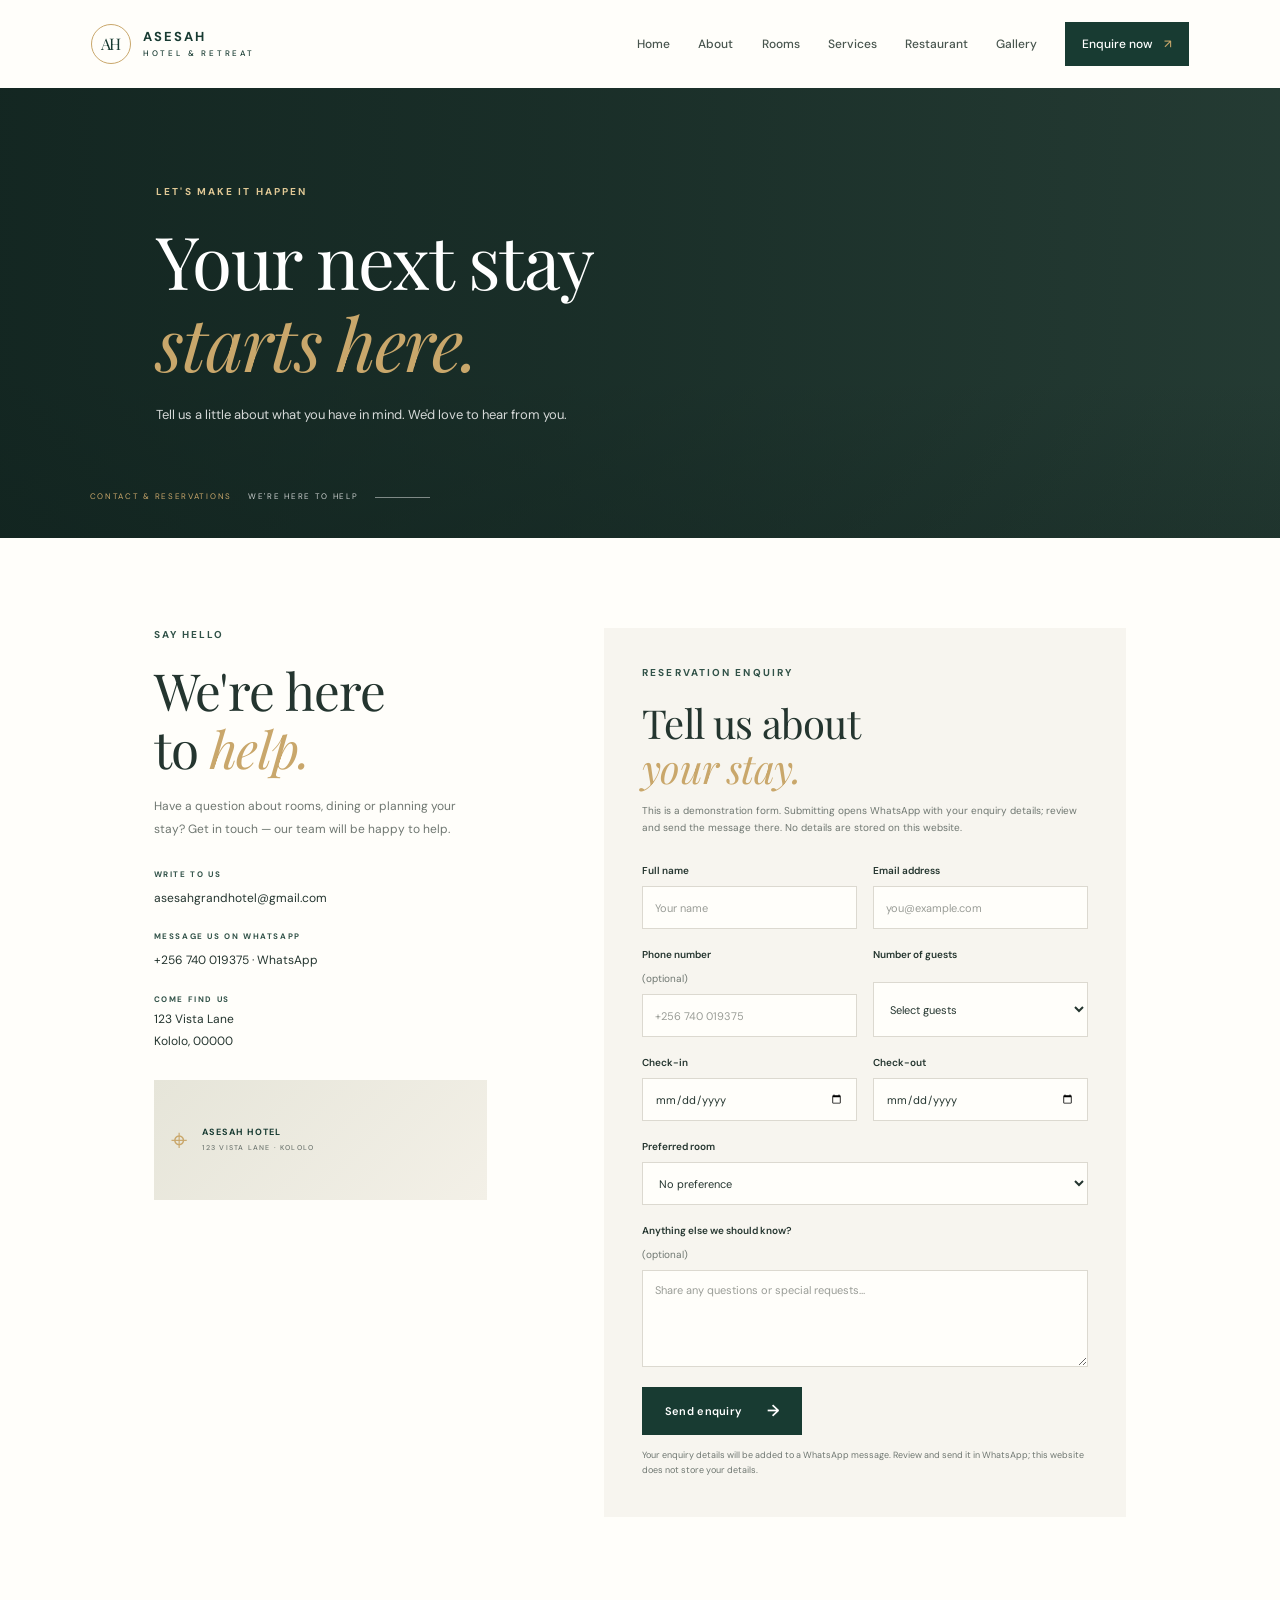
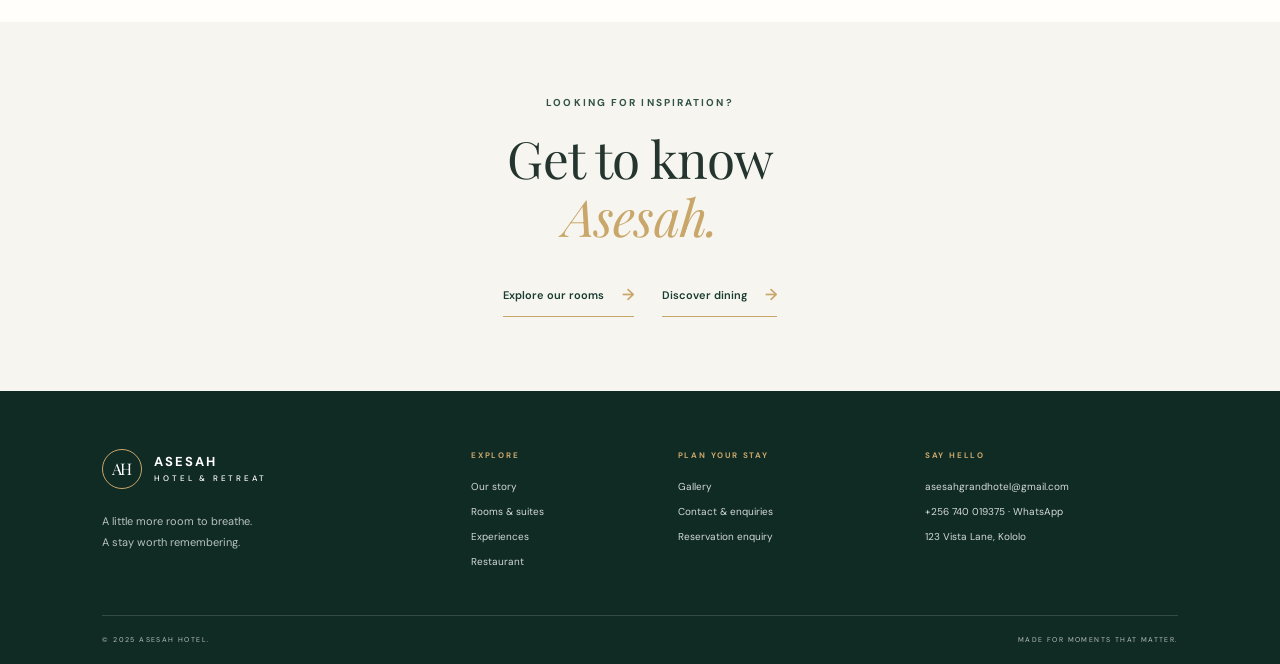
<file: contact.html>
<!doctype html>
<html lang="en">
<head>
<link rel="icon" type="image/svg+xml" href="favicon.svg"><meta charset="utf-8"><meta name="viewport" content="width=device-width, initial-scale=1"><meta name="description" content="Contact Asesah Hotel or send a reservation inquiry."><title>Contact &amp; Reservations | Asesah Hotel</title><link rel="preconnect" href="https://fonts.googleapis.com"><link rel="preconnect" href="https://fonts.gstatic.com" crossorigin><link href="https://fonts.googleapis.com/css2?family=DM+Sans:wght@400;500;600;700&family=Playfair+Display:wght@400;500;600;700&display=swap" rel="stylesheet"><link rel="stylesheet" href="style.css"><script src="script.js" defer></script></head>
<body>
  <header class="site-header"><a class="brand" href="index.html" aria-label="Asesah Hotel home"><span class="brand-mark">AH</span><span class="brand-name">ASESAH<small>HOTEL &amp; RETREAT</small></span></a><button class="menu-toggle" type="button" aria-expanded="false" aria-controls="primary-nav" aria-label="Open navigation"><span></span><span></span></button><nav class="primary-nav" id="primary-nav" aria-label="Main navigation"><a href="index.html">Home</a><a href="about.html">About</a><a href="rooms.html">Rooms</a><a href="services.html">Services</a><a href="restaurant.html">Restaurant</a><a href="gallery.html">Gallery</a><a class="nav-cta active" href="contact.html">Enquire now <span aria-hidden="true">↗</span></a></nav></header>
  <main>
    <section class="page-hero contact-hero"><div class="hero-shade"></div><div class="page-hero-content"><p class="eyebrow light-eyebrow">LET'S MAKE IT HAPPEN</p><h1>Your next stay<br><em>starts here.</em></h1><p>Tell us a little about what you have in mind. We'd love to hear from you.</p></div><div class="hero-caption"><span>CONTACT &amp; RESERVATIONS</span><span>WE'RE HERE TO HELP</span><span class="caption-line"></span></div></section>
    <section class="contact-section" id="reservation"><div class="contact-details"><p class="eyebrow">SAY HELLO</p><h2>We're here<br>to <em>help.</em></h2><p class="contact-intro">Have a question about rooms, dining or planning your stay? Get in touch — our team will be happy to help.</p><div class="contact-detail"><span>WRITE TO US</span><a href="mailto:asesahgrandhotel@gmail.com">asesahgrandhotel@gmail.com</a></div><div class="contact-detail"><span>MESSAGE US ON WHATSAPP</span><a href="https://wa.me/256740019375" target="_blank" rel="noopener noreferrer">+256 740 019375 · WhatsApp</a></div><div class="contact-detail"><span>COME FIND US</span><p>123 Vista Lane<br>Kololo, 00000</p></div><div class="map-placeholder"><span aria-hidden="true">⌖</span><p>ASESAH HOTEL<br><small>123 VISTA LANE · KOLOLO</small></p></div></div>
      <div class="form-wrap"><div class="form-heading"><p class="eyebrow">RESERVATION ENQUIRY</p><h2>Tell us about<br><em>your stay.</em></h2><p>This is a demonstration form. Submitting opens WhatsApp with your enquiry details; review and send the message there. No details are stored on this website.</p></div>
        <form class="reservation-form" id="reservation-form">
          <div class="form-row"><label>Full name<input name="name" type="text" autocomplete="name" placeholder="Your name" required minlength="2"></label><label>Email address<input name="email" type="email" autocomplete="email" placeholder="you@example.com" required></label></div>
          <div class="form-row"><label>Phone number <span class="optional">(optional)</span><input name="phone" type="tel" autocomplete="tel" placeholder="+256 740 019375"></label><label>Number of guests<select name="guests" required><option value="" disabled selected>Select guests</option><option>1 guest</option><option>2 guests</option><option>3 guests</option><option>4 guests</option><option>5+ guests</option></select></label></div>
          <div class="form-row"><label>Check-in<input name="checkin" id="checkin" type="date" required></label><label>Check-out<input name="checkout" id="checkout" type="date" required></label></div>
          <label>Preferred room<select name="room" id="room"><option value="">No preference</option><option>Deluxe Room</option><option>Vista Suite</option><option>Garden Retreat</option></select></label>
          <label>Anything else we should know? <span class="optional">(optional)</span><textarea name="message" rows="4" placeholder="Share any questions or special requests…"></textarea></label>
          <button class="button button-dark form-submit" type="submit">Send enquiry <span aria-hidden="true">→</span></button>
          <p class="form-disclaimer">Your enquiry details will be added to a WhatsApp message. Review and send it in WhatsApp; this website does not store your details.</p>
          <div class="form-message" id="form-message" role="status" aria-live="polite" hidden></div>
        </form>
      </div>
    </section>
    <section class="contact-last"><p class="eyebrow">LOOKING FOR INSPIRATION?</p><h2>Get to know<br><em>Asesah.</em></h2><div><a class="text-link" href="rooms.html">Explore our rooms <span aria-hidden="true">→</span></a><a class="text-link" href="restaurant.html">Discover dining <span aria-hidden="true">→</span></a></div></section>
  </main>
  <footer class="site-footer"><div class="footer-main"><div class="footer-brand"><a class="brand brand-footer" href="index.html"><span class="brand-mark">AH</span><span class="brand-name">ASESAH<small>HOTEL &amp; RETREAT</small></span></a><p>A little more room to breathe.<br>A stay worth remembering.</p></div><div class="footer-column"><span class="footer-label">EXPLORE</span><a href="about.html">Our story</a><a href="rooms.html">Rooms &amp; suites</a><a href="services.html">Experiences</a><a href="restaurant.html">Restaurant</a></div><div class="footer-column"><span class="footer-label">PLAN YOUR STAY</span><a href="gallery.html">Gallery</a><a href="contact.html">Contact &amp; enquiries</a><a href="contact.html#reservation">Reservation enquiry</a></div><div class="footer-column footer-contact"><span class="footer-label">SAY HELLO</span><a href="mailto:asesahgrandhotel@gmail.com">asesahgrandhotel@gmail.com</a><a href="https://wa.me/256740019375" target="_blank" rel="noopener noreferrer">+256 740 019375 · WhatsApp</a><p>123 Vista Lane, Kololo</p></div></div><div class="footer-bottom"><span>© 2025 ASESAH HOTEL.</span><span>MADE FOR MOMENTS THAT MATTER.</span></div></footer>
  </body></html>
</file>
<file: style.css>
:root {
  --green: #183b32;
  --green-deep: #102a24;
  --green-soft: #315248;
  --gold: #c9a76b;
  --cream: #f7f5ef;
  --paper: #fffefa;
  --ink: #24352f;
  --muted: #6f7771;
  --line: #e4e1d8;
  --serif: "Playfair Display", Georgia, serif;
  --sans: "DM Sans", Arial, sans-serif;
}

* { box-sizing: border-box; }
html { scroll-behavior: smooth; }
body { margin: 0; color: var(--ink); background: var(--paper); font-family: var(--sans); font-size: 15px; line-height: 1.7; -webkit-font-smoothing: antialiased; }
img { display: block; width: 100%; }
a { color: inherit; text-decoration: none; }
button, input, select, textarea { font: inherit; }
button, a { -webkit-tap-highlight-color: transparent; }
::selection { color: white; background: var(--green-soft); }

.site-header { height: 88px; width: 100%; padding: 0 7.1%; display: flex; align-items: center; justify-content: space-between; background: var(--paper); position: relative; z-index: 20; }
.brand { display: inline-flex; gap: 12px; align-items: center; color: var(--green); }
.brand-mark { width: 40px; height: 40px; display: grid; place-items: center; border: 1px solid var(--gold); border-radius: 50%; font-family: var(--serif); font-size: 16px; letter-spacing: -2px; padding-right: 2px; }
.brand-name { font-size: 13px; font-weight: 700; line-height: 1.1; letter-spacing: 2px; }
.brand-name small { display: block; margin-top: 5px; font-size: 8px; font-weight: 500; letter-spacing: 2.8px; }
.primary-nav { display: flex; align-items: center; gap: clamp(17px, 2.2vw, 35px); height: 100%; }
.primary-nav > a { position: relative; color: #48554e; font-size: 12px; font-weight: 500; transition: color .2s ease; }
.primary-nav > a:not(.nav-cta)::after { content: ""; height: 1px; width: 0; position: absolute; bottom: -8px; left: 0; background: var(--gold); transition: width .2s ease; }
.primary-nav > a:hover, .primary-nav > a.active { color: var(--green); }
.primary-nav > a:hover::after, .primary-nav > a.active::after { width: 100%; }
.primary-nav .nav-cta { padding: 11px 16px; border: 1px solid var(--green); color: var(--green); transition: color .2s ease, background .2s ease; }
.primary-nav .nav-cta:hover, .primary-nav .nav-cta.active { color: white; background: var(--green); }
.nav-cta span { padding-left: 9px; color: var(--gold); }
.menu-toggle { display: none; }

.hero, .page-hero { position: relative; overflow: hidden; background-color: #263d35; background-position: center; background-size: cover; color: white; }
.home-hero { min-height: min(680px, calc(100vh - 88px)); background-image: url("https://images.unsplash.com/photo-1600607687939-ce8a6c25118c?auto=format&fit=crop&w=2200&q=90"); }
.hero-shade { position: absolute; inset: 0; background: linear-gradient(90deg, rgba(14,32,28,.77) 0%, rgba(14,32,28,.52) 43%, rgba(14,32,28,.08) 100%), linear-gradient(0deg, rgba(13,29,25,.22), transparent 35%); }
.hero-content { position: relative; z-index: 1; width: min(610px, 78%); padding: 124px 0 125px 12.3%; }
.eyebrow { margin: 0 0 20px; color: var(--green-soft); font-size: 10px; font-weight: 700; line-height: 1.4; letter-spacing: 2.1px; }
.light-eyebrow { color: #e0c895; }
.eyebrow span { display: inline-block; vertical-align: middle; width: 27px; height: 1px; margin-right: 9px; background: var(--gold); }
h1, h2, h3, p { margin-top: 0; }
h1, h2 { font-family: var(--serif); font-weight: 400; line-height: 1.13; }
h1 { margin-bottom: 20px; font-size: clamp(52px, 6.1vw, 83px); letter-spacing: -1.7px; }
h1 em, h2 em { color: var(--gold); font-weight: 400; }
.hero-copy { max-width: 425px; margin-bottom: 30px; color: rgba(255,255,255,.82); font-size: 14px; line-height: 1.9; }
.button { min-height: 48px; display: inline-flex; align-items: center; justify-content: center; gap: 25px; padding: 0 20px; border: 1px solid transparent; font-size: 11px; font-weight: 600; letter-spacing: .3px; transition: background .2s ease, color .2s ease, border-color .2s ease, transform .2s ease; }
.button:hover { transform: translateY(-2px); }
.button span { font-size: 16px; line-height: 1; }
.button-gold { color: #182b25; background: var(--gold); }
.button-gold:hover { background: #d7bb87; }
.button-dark { color: white; background: var(--green); }
.button-dark:hover { background: var(--green-soft); }
.button-outline { border-color: rgba(255,255,255,.65); color: white; }
.button-outline:hover { color: var(--green); background: white; }
.hero-caption { position: absolute; z-index: 1; right: 7%; bottom: 34px; left: 7%; display: flex; gap: 16px; align-items: center; color: rgba(255,255,255,.78); font-size: 8px; letter-spacing: 1.7px; }
.hero-caption > span:first-child { color: var(--gold); }
.caption-line { width: 55px; height: 1px; background: rgba(255,255,255,.45); }
.scroll-cue { position: absolute; right: 7%; bottom: 95px; z-index: 1; display: flex; align-items: center; gap: 10px; color: rgba(255,255,255,.72); font-size: 8px; letter-spacing: 1.7px; writing-mode: vertical-rl; }
.scroll-cue span { width: 1px; height: 34px; background: var(--gold); }

.booking-strip { min-height: 117px; padding: 24px 12%; display: flex; align-items: center; justify-content: space-between; gap: 28px; color: white; background: var(--green); }
.booking-intro { display: flex; flex-direction: column; min-width: 170px; }
.booking-intro .eyebrow { margin-bottom: 4px; color: var(--gold); font-size: 8px; }
.booking-intro strong { font-family: var(--serif); font-size: 20px; font-weight: 400; }
.booking-detail { display: flex; align-items: center; gap: 12px; }
.booking-detail > span { color: var(--gold); font-family: var(--serif); font-size: 18px; }
.booking-detail div { display: flex; flex-direction: column; }
.booking-detail small { color: #b7c1bc; font-size: 8px; letter-spacing: 1.4px; }
.booking-detail strong { font-size: 11px; font-weight: 500; }
.booking-link { padding: 12px 0; border-bottom: 1px solid var(--gold); color: white; font-size: 11px; }
.booking-link span { padding-left: 15px; color: var(--gold); }

.section { padding: 112px 12.2%; }
.welcome-section { display: grid; grid-template-columns: 1.05fr .86fr; gap: 10%; align-items: center; }
.image-frame { position: relative; }
.image-frame img { height: 480px; object-fit: cover; }
.welcome-image::before { content: ""; position: absolute; z-index: -1; top: 20px; right: -20px; bottom: -20px; left: 20px; border: 1px solid var(--gold); }
.image-note { position: absolute; bottom: 0; left: 0; padding: 12px 17px; color: white; background: var(--green); font-size: 8px; letter-spacing: 1.6px; }
.welcome-copy { max-width: 420px; }
.welcome-copy h2, .section-heading h2, .centered-heading h2, .values-heading h2, .experience-content h2, .dining-copy h2, .room-note h2, .amenities-band h2, .restaurant-hours h2, .contact-details h2, .form-heading h2, .contact-last h2, .final-cta h2, .about-image-band h2 { margin-bottom: 22px; font-size: clamp(38px, 4vw, 54px); letter-spacing: -.8px; }
.welcome-copy > p:not(.eyebrow), .dining-copy > p:not(.eyebrow) { color: var(--muted); font-size: 13px; line-height: 1.95; }
.text-link { display: inline-flex; align-items: center; gap: 18px; margin-top: 16px; padding-bottom: 7px; border-bottom: 1px solid var(--gold); color: var(--green); font-size: 11px; font-weight: 600; }
.text-link span { color: var(--gold); font-size: 16px; transition: transform .2s ease; }
.text-link:hover span { transform: translateX(4px); }

.rooms-section { padding-top: 46px; background: var(--cream); }
.section-heading { display: flex; align-items: end; justify-content: space-between; gap: 30px; margin-bottom: 46px; }
.section-heading h2 { margin-bottom: 0; }
.section-heading .text-link { margin: 0 0 8px; }
.room-grid { display: grid; grid-template-columns: repeat(3, 1fr); gap: 24px; }
.room-card { min-width: 0; }
.room-image { position: relative; display: block; overflow: hidden; height: 290px; background: #d6d5ca; }
.room-image img { height: 100%; object-fit: cover; transition: transform .5s ease; }
.room-card:hover .room-image img { transform: scale(1.035); }
.room-number { position: absolute; top: 15px; left: 15px; padding: 5px 9px; color: white; background: rgba(24,59,50,.85); font-size: 9px; letter-spacing: 1px; }
.room-info { display: flex; justify-content: space-between; gap: 10px; padding-top: 17px; }
.room-info h3 { margin-bottom: 2px; font-family: var(--serif); font-size: 19px; font-weight: 500; }
.room-info p { margin-bottom: 0; color: var(--muted); font-size: 10px; }
.room-price { align-self: center; color: var(--muted); text-align: right; white-space: nowrap; font-size: 9px; }
.room-price strong { color: var(--green); font-family: var(--serif); font-size: 18px; font-weight: 500; }

.experience-band { min-height: 500px; position: relative; display: flex; align-items: center; overflow: hidden; color: white; background: var(--green-deep); }
.experience-photo { position: absolute; inset: 0 0 0 42%; background: linear-gradient(90deg, var(--green-deep) 0%, rgba(16,42,36,.42) 48%, rgba(16,42,36,.12) 100%), url("https://images.unsplash.com/photo-1576013551627-0cc20b96c2a7?auto=format&fit=crop&w=1800&q=85") center 55%/cover; }
.experience-content { position: relative; width: 55%; padding: 82px 0 82px 12.2%; }
.experience-content h2 { margin-bottom: 18px; }
.experience-content > p:not(.eyebrow) { max-width: 390px; margin-bottom: 28px; color: rgba(255,255,255,.76); font-size: 13px; line-height: 1.9; }
.experience-index { position: absolute; right: 6%; bottom: 25px; color: rgba(255,255,255,.8); font-size: 8px; letter-spacing: 1.6px; writing-mode: vertical-rl; }
.dining-section { display: grid; grid-template-columns: .8fr 1.1fr; gap: 13%; align-items: center; }
.dining-copy { max-width: 390px; }
.dining-image img { height: 410px; }
.quote-section { padding: 80px 20px 74px; text-align: center; background: var(--cream); }
.quote-mark { display: block; height: 48px; color: var(--gold); font-family: var(--serif); font-size: 72px; line-height: 1; }
.quote-section blockquote { max-width: 660px; margin: 14px auto 18px; color: var(--green); font-family: var(--serif); font-size: clamp(25px, 3vw, 37px); line-height: 1.4; }
.quote-section p { margin: 0; color: var(--muted); font-size: 8px; font-weight: 600; letter-spacing: 2px; }
.final-cta { padding: 91px 20px 98px; text-align: center; color: white; background: var(--green); }
.final-cta h2 { margin-bottom: 27px; }
.final-cta .eyebrow { margin-bottom: 14px; }

.site-footer { padding: 58px 8% 0; color: white; background: #102a24; }
.footer-main { display: grid; grid-template-columns: 1.6fr .8fr 1fr 1.25fr; gap: 45px; max-width: 1250px; margin: 0 auto; padding-bottom: 45px; }
.brand-footer { color: white; }
.footer-brand > p { margin: 22px 0 0; color: #b8c2bd; font-size: 11px; line-height: 1.9; }
.footer-column { display: flex; flex-direction: column; align-items: flex-start; gap: 8px; }
.footer-label { margin-bottom: 8px; color: var(--gold); font-size: 8px; font-weight: 700; letter-spacing: 1.8px; }
.footer-column a, .footer-column p { margin: 0; color: #d4dad6; font-size: 10px; }
.footer-column a:hover { color: var(--gold); }
.footer-bottom { display: flex; justify-content: space-between; gap: 15px; padding: 18px 0; border-top: 1px solid rgba(255,255,255,.15); color: #b6c0ba; font-size: 7px; letter-spacing: 1.4px; }

.page-hero { min-height: 450px; display: flex; align-items: center; }
.page-hero-content { position: relative; z-index: 1; width: min(650px, 78%); padding: 73px 0 88px 12.2%; }
.page-hero h1 { font-size: clamp(48px, 5.7vw, 74px); }
.page-hero-content > p:last-child { max-width: 440px; margin-bottom: 0; color: rgba(255,255,255,.82); font-size: 13px; }
.about-hero { background-image: url("https://images.unsplash.com/photo-1600210492486-724fe5c67fb0?auto=format&fit=crop&w=2200&q=85"); background-position: center 50%; }
.rooms-hero { background-image: url("https://images.unsplash.com/photo-1590490360182-c33d57733427?auto=format&fit=crop&w=2200&q=85"); }
.services-hero { background-image: url("https://images.unsplash.com/photo-1576013551627-0cc20b96c2a7?auto=format&fit=crop&w=2200&q=85"); background-position: center 56%; }
.restaurant-hero { background-image: url("https://images.unsplash.com/photo-1414235077428-338989a2e8c0?auto=format&fit=crop&w=2200&q=85"); }
.gallery-hero { background-image: url("https://images.unsplash.com/photo-1600607687939-ce8a6c25118c?auto=format&fit=crop&w=2200&q=85"); }
.contact-hero { background-image: url("https://images.unsplash.com/photo-1600210492486-724fe5c67fb0?auto=format&fit=crop&w=2200&q=85"); background-position: center 58%; }
.story-section { padding-top: 100px; padding-bottom: 105px; }
.values-section { display: grid; grid-template-columns: .75fr 1.25fr; gap: 12%; padding: 90px 16%; background: var(--cream); }
.values-heading h2 { font-size: 48px; }
.value-list article { display: grid; grid-template-columns: 45px 1fr; gap: 20px; padding: 0 0 22px; margin-bottom: 23px; border-bottom: 1px solid var(--line); }
.value-list article:last-child { margin-bottom: 0; }
.value-list article > span { color: var(--gold); font-family: var(--serif); font-size: 20px; }
.value-list h3 { margin-bottom: 6px; font-family: var(--serif); font-size: 20px; font-weight: 500; }
.value-list p { max-width: 470px; margin-bottom: 0; color: var(--muted); font-size: 12px; line-height: 1.8; }
.about-image-band { height: 450px; position: relative; overflow: hidden; color: white; }
.about-image-band::after { content: ""; position: absolute; inset: 0; background: linear-gradient(90deg, rgba(17,42,35,.75), rgba(17,42,35,.08)); }
.about-image-band img { height: 100%; object-fit: cover; }
.about-image-band > div { position: absolute; z-index: 1; top: 50%; left: 12%; transform: translateY(-50%); }
.about-image-band h2 { margin-bottom: 0; }

.room-listing { padding-top: 94px; padding-bottom: 100px; }
.centered-heading { max-width: 560px; margin: 0 auto 55px; text-align: center; }
.centered-heading h2 { margin-bottom: 13px; }
.centered-heading > p:last-child { max-width: 470px; margin: 0 auto; color: var(--muted); font-size: 12px; line-height: 1.8; }
.room-list { display: grid; gap: 55px; }
.room-feature { display: grid; grid-template-columns: 1.12fr .88fr; align-items: center; gap: 8%; }
.room-feature-reverse { grid-template-columns: .88fr 1.12fr; }
.room-feature-reverse .room-feature-image { order: 2; }
.room-feature-reverse .room-feature-copy { order: 1; padding-left: 5%; }
.room-feature-image { min-height: 350px; position: relative; overflow: hidden; background: var(--cream); }
.room-feature-image img { height: 390px; object-fit: cover; }
.room-feature-image > span { position: absolute; right: 0; bottom: 0; padding: 9px 13px; color: white; background: var(--green); font-size: 9px; letter-spacing: 1px; }
.room-feature-copy { padding: 25px 0; }
.room-feature-copy .eyebrow { margin-bottom: 10px; }
.room-feature-copy h3 { margin-bottom: 13px; font-family: var(--serif); font-size: 34px; font-weight: 400; }
.room-description { max-width: 405px; color: var(--muted); font-size: 12px; line-height: 1.9; }
.room-amenities { display: grid; grid-template-columns: 1fr 1fr; gap: 9px; padding: 17px 0; margin-top: 18px; border-top: 1px solid var(--line); color: #647068; font-size: 10px; }
.room-feature-bottom { display: flex; align-items: center; justify-content: space-between; gap: 15px; margin-top: 8px; }
.room-feature-bottom > p { margin: 0; color: var(--muted); font-size: 10px; }
.room-feature-bottom strong { color: var(--green); font-family: var(--serif); font-size: 22px; font-weight: 500; }
.room-feature-bottom small { font-size: 9px; }
.room-feature-bottom .text-link { margin: 0; white-space: nowrap; font-size: 10px; }
.rate-note { margin: 48px 0 0; color: var(--muted); text-align: center; font-size: 10px; }
.room-note { padding: 76px 20px; text-align: center; background: var(--cream); }
.room-note h2 { margin-bottom: 13px; }
.room-note > p:not(.eyebrow) { margin-bottom: 25px; color: var(--muted); font-size: 11px; }

.service-intro { padding-top: 95px; padding-bottom: 105px; }
.service-grid { display: grid; grid-template-columns: 1.2fr 1fr 1fr; grid-template-rows: 270px 270px; gap: 17px; }
.service-card { position: relative; min-width: 0; overflow: hidden; background: var(--green); color: white; }
.service-card.service-large { grid-row: span 2; }
.service-card img { height: 100%; object-fit: cover; transition: transform .5s ease; }
.service-card:hover img { transform: scale(1.04); }
.service-card::after { content: ""; position: absolute; inset: 20% 0 0; background: linear-gradient(0deg, rgba(12,31,26,.88), transparent); }
.service-card-overlay { position: absolute; z-index: 1; right: 20px; bottom: 20px; left: 20px; }
.service-card-overlay > span { color: var(--gold); font-size: 8px; letter-spacing: 1.5px; }
.service-card-overlay h3 { margin: 6px 0 5px; font-family: var(--serif); font-size: 25px; font-weight: 400; }
.service-card-overlay p { max-width: 310px; margin: 0; color: rgba(255,255,255,.8); font-size: 10px; line-height: 1.7; }
.service-large .service-card-overlay { right: 28px; bottom: 30px; left: 28px; }
.service-large .service-card-overlay h3 { font-size: 33px; }
.amenities-band { display: grid; grid-template-columns: .8fr 1.2fr; gap: 12%; align-items: center; padding: 75px 14%; color: white; background: var(--green); }
.amenities-band h2 { margin-bottom: 0; }
.amenity-list { display: grid; grid-template-columns: 1fr 1fr; gap: 14px 22px; }
.amenity-list span { padding-bottom: 10px; border-bottom: 1px solid rgba(255,255,255,.2); color: rgba(255,255,255,.85); font-size: 11px; }
.amenity-list span::before { content: "＋"; padding-right: 9px; color: var(--gold); }

.dining-story { padding-top: 100px; padding-bottom: 105px; }
.dining-story .welcome-image img { height: 450px; }
.dining-story .button { margin-top: 15px; }
.menu-section { padding: 90px 12% 105px; background: var(--cream); }
.menu-section .centered-heading { margin-bottom: 50px; }
.menu-grid { display: grid; grid-template-columns: 1fr 1fr; gap: 10%; max-width: 1000px; margin: 0 auto; }
.menu-column > .eyebrow { padding-bottom: 13px; margin-bottom: 3px; border-bottom: 1px solid var(--gold); }
.menu-item { display: flex; justify-content: space-between; gap: 18px; padding: 19px 0; border-bottom: 1px solid var(--line); }
.menu-item h3 { margin-bottom: 3px; font-family: var(--serif); font-size: 17px; font-weight: 500; }
.menu-item p { margin-bottom: 0; color: var(--muted); font-size: 10px; }
.menu-item > span { color: var(--green); font-family: var(--serif); font-size: 17px; }
.restaurant-hours { display: grid; grid-template-columns: 1fr 1fr; gap: 12%; padding: 78px 16%; }
.restaurant-hours h2 { margin-bottom: 0; }
.hours-list p { display: flex; justify-content: space-between; gap: 20px; padding: 12px 0; margin-bottom: 0; border-bottom: 1px solid var(--line); font-size: 11px; }
.hours-list p span:first-child { color: var(--green); font-weight: 600; }
.hours-list p span:last-child { color: var(--muted); }
.hours-list small { display: block; margin-top: 14px; color: var(--muted); font-size: 9px; }

.gallery-section { padding: 90px 10% 110px; }
.gallery-heading { display: flex; align-items: end; justify-content: space-between; gap: 20px; margin-bottom: 40px; }
.gallery-heading h2 { margin-bottom: 0; font-size: 45px; }
.gallery-heading > p { margin: 0 0 8px; color: var(--muted); font-size: 11px; }
.gallery-grid { display: grid; grid-template-columns: repeat(3, 1fr); grid-auto-rows: 245px; grid-auto-flow: dense; gap: 14px; }
.gallery-item { position: relative; display: block; padding: 0; border: 0; overflow: hidden; cursor: zoom-in; background: var(--green); text-align: left; }
.gallery-item::after { content: ""; position: absolute; inset: 45% 0 0; background: linear-gradient(0deg, rgba(15,35,29,.72), transparent); opacity: .8; transition: opacity .2s ease; }
.gallery-item img { height: 100%; object-fit: cover; transition: transform .45s ease; }
.gallery-item:hover img { transform: scale(1.04); }
.gallery-item:hover::after { opacity: 1; }
.gallery-item > span { position: absolute; z-index: 1; bottom: 15px; left: 17px; color: white; font-family: var(--serif); font-size: 17px; }
.gallery-tall { grid-row: span 2; }
.gallery-wide { grid-column: span 2; }
.lightbox { width: min(92vw, 1100px); max-width: none; max-height: 90vh; padding: 0; border: 0; background: #101714; }
.lightbox::backdrop { background: rgba(9,18,15,.88); }
.lightbox img { width: 100%; max-height: 85vh; object-fit: contain; }
.lightbox-close { position: absolute; z-index: 2; top: 10px; right: 14px; width: 40px; height: 40px; padding: 0; border: 1px solid rgba(255,255,255,.65); border-radius: 50%; color: white; background: rgba(0,0,0,.35); cursor: pointer; font-size: 27px; line-height: 1; }

.contact-section { display: grid; grid-template-columns: .78fr 1.22fr; gap: 12%; padding: 90px 12% 105px; }
.contact-details h2 { margin-bottom: 17px; }
.contact-intro { max-width: 370px; margin-bottom: 28px; color: var(--muted); font-size: 12px; line-height: 1.9; }
.contact-detail { margin-top: 20px; }
.contact-detail > span { display: block; margin-bottom: 3px; color: var(--green-soft); font-size: 8px; font-weight: 700; letter-spacing: 1.6px; }
.contact-detail > a, .contact-detail > p { margin-bottom: 0; color: var(--ink); font-size: 12px; line-height: 1.8; }
.contact-detail > a:hover { color: var(--green-soft); text-decoration: underline; }
.map-placeholder { min-height: 120px; display: flex; align-items: center; gap: 15px; padding: 17px; margin-top: 28px; color: var(--green); background: linear-gradient(135deg, #e6e5d9, #f3f0e7); }
.map-placeholder > span { color: var(--gold); font-size: 29px; }
.map-placeholder p { margin: 0; font-size: 9px; font-weight: 700; letter-spacing: 1px; line-height: 1.7; }
.map-placeholder small { color: var(--muted); font-size: 7px; font-weight: 500; letter-spacing: 1.2px; }
.form-wrap { padding: 38px; background: var(--cream); }
.form-heading h2 { margin-bottom: 12px; font-size: 40px; }
.form-heading > p:last-child { margin-bottom: 26px; color: var(--muted); font-size: 10px; }
.reservation-form { display: grid; gap: 17px; }
.form-row { display: grid; grid-template-columns: 1fr 1fr; gap: 16px; }
.reservation-form label { display: grid; gap: 7px; color: var(--ink); font-size: 10px; font-weight: 600; }
.reservation-form input, .reservation-form select, .reservation-form textarea { width: 100%; min-height: 43px; padding: 10px 12px; border: 1px solid #dcd9d0; border-radius: 0; outline: none; color: var(--ink); background: var(--paper); font-size: 11px; font-weight: 400; }
.reservation-form input:focus, .reservation-form select:focus, .reservation-form textarea:focus { border-color: var(--green-soft); box-shadow: 0 0 0 2px rgba(49,82,72,.12); }
.reservation-form textarea { resize: vertical; }
.reservation-form ::placeholder { color: #9a9d97; }
.optional { color: var(--muted); font-weight: 400; }
.form-submit { width: max-content; min-width: 160px; margin-top: 3px; cursor: pointer; }
.form-disclaimer { margin: -4px 0 0; color: var(--muted); font-size: 9px; line-height: 1.7; }
.form-message { padding: 12px 14px; border-left: 3px solid var(--green); color: var(--green); background: #e8eee8; font-size: 11px; line-height: 1.6; }
.form-message a { color: var(--green); font-weight: 700; text-decoration: underline; }
.form-message.error { border-color: #a64c3c; color: #853b2f; background: #f6e8e4; }
.contact-last { padding: 74px 20px; text-align: center; background: var(--cream); }
.contact-last h2 { margin-bottom: 20px; }
.contact-last > div { display: flex; justify-content: center; gap: 28px; }

@media (min-width: 1500px) {
  .site-header { padding-right: max(7.1%, calc((100% - 1300px)/2)); padding-left: max(7.1%, calc((100% - 1300px)/2)); }
  .section { padding-right: max(12.2%, calc((100% - 1180px)/2)); padding-left: max(12.2%, calc((100% - 1180px)/2)); }
}
@media (max-width: 1050px) {
  .site-header { padding: 0 5%; }
  .primary-nav { gap: 17px; }
  .primary-nav > a { font-size: 11px; }
  .section { padding-right: 8%; padding-left: 8%; }
  .booking-strip { padding-right: 8%; padding-left: 8%; }
  .welcome-section { gap: 8%; }
  .room-info { display: block; }
  .room-price { display: block; margin-top: 9px; text-align: left; }
  .footer-main { gap: 25px; }
  .contact-section { padding-right: 8%; padding-left: 8%; gap: 8%; }
}
@media (max-width: 780px) {
  .site-header { height: 74px; padding: 0 6%; }
  .menu-toggle { width: 42px; height: 42px; display: flex; flex-direction: column; justify-content: center; gap: 6px; padding: 9px; border: 1px solid var(--line); background: transparent; cursor: pointer; }
  .menu-toggle span { display: block; width: 100%; height: 1px; background: var(--green); transition: transform .2s ease; }
  .menu-toggle[aria-expanded="true"] span:first-child { transform: translateY(3.5px) rotate(45deg); }
  .menu-toggle[aria-expanded="true"] span:last-child { transform: translateY(-3.5px) rotate(-45deg); }
  .primary-nav { position: absolute; top: 74px; right: 0; left: 0; height: auto; display: none; flex-direction: column; align-items: stretch; gap: 0; padding: 10px 6% 20px; background: var(--paper); box-shadow: 0 12px 18px rgba(21,46,38,.12); }
  .primary-nav.is-open { display: flex; }
  .primary-nav > a { padding: 12px 0; border-bottom: 1px solid var(--line); font-size: 13px; }
  .primary-nav > a:not(.nav-cta)::after { display: none; }
  .primary-nav .nav-cta { align-self: flex-start; padding: 10px 14px; margin-top: 14px; border-bottom: 1px solid var(--green); }
  .home-hero { min-height: 570px; min-height: min(670px, calc(100svh - 74px)); background-position: 58% center; }
  .hero-content { width: 85%; padding: 105px 0 120px 8%; }
  .hero-caption { right: 8%; left: 8%; }
  .scroll-cue { display: none; }
  .booking-strip { min-height: auto; flex-wrap: wrap; justify-content: flex-start; gap: 21px 30px; padding: 24px 8%; }
  .booking-intro { flex-basis: 100%; }
  .booking-link { margin-left: auto; }
  .section { padding: 75px 8%; }
  .welcome-section, .dining-section { grid-template-columns: 1fr 1fr; gap: 8%; }
  .image-frame img { height: 390px; }
  .rooms-section { padding-top: 50px; }
  .room-grid { gap: 14px; }
  .room-image { height: 220px; }
  .room-info h3 { font-size: 17px; }
  .experience-content { width: 70%; padding-left: 8%; }
  .experience-photo { left: 30%; }
  .dining-image img { height: 345px; }
  .footer-main { grid-template-columns: 1.3fr 1fr; }
  .page-hero { min-height: 400px; }
  .page-hero-content { padding-left: 8%; }
  .values-section { grid-template-columns: 1fr 1.3fr; gap: 7%; padding: 70px 9%; }
  .room-feature, .room-feature-reverse { grid-template-columns: 1fr 1fr; gap: 5%; }
  .room-feature-image img { height: 330px; }
  .room-feature-bottom { align-items: flex-start; flex-direction: column; }
  .service-grid { grid-template-rows: 230px 230px; gap: 12px; }
  .service-card-overlay { right: 13px; bottom: 14px; left: 13px; }
  .service-card-overlay h3 { font-size: 21px; }
  .amenities-band { padding: 65px 8%; }
  .restaurant-hours { padding: 70px 9%; }
  .contact-section { grid-template-columns: .75fr 1.25fr; gap: 6%; padding: 70px 7%; }
  .form-wrap { padding: 27px; }
}
@media (max-width: 560px) {
  body { font-size: 14px; }
  .brand-mark { width: 36px; height: 36px; }
  .brand-name { font-size: 11px; }
  .brand-name small { font-size: 7px; }
  .home-hero { min-height: 570px; background-position: 60% center; }
  .hero-shade { background: linear-gradient(90deg, rgba(14,32,28,.78), rgba(14,32,28,.3)), linear-gradient(0deg, rgba(13,29,25,.24), transparent 40%); }
  .hero-content { width: 92%; padding: 100px 0 115px 7%; }
  h1 { font-size: 53px; }
  .hero-copy { max-width: 340px; font-size: 12px; }
  .hero-caption { font-size: 7px; gap: 10px; letter-spacing: 1px; }
  .booking-strip { gap: 19px 16px; }
  .booking-detail { gap: 8px; }
  .booking-detail strong { font-size: 9px; }
  .booking-detail small { font-size: 7px; }
  .booking-intro strong { font-size: 18px; }
  .booking-link { font-size: 10px; }
  .section { padding: 65px 7%; }
  .welcome-section, .dining-section { grid-template-columns: 1fr; gap: 44px; }
  .welcome-image { margin-right: 12px; }
  .image-frame img { height: 350px; }
  .welcome-copy h2, .section-heading h2, .centered-heading h2, .values-heading h2, .experience-content h2, .dining-copy h2, .room-note h2, .amenities-band h2, .restaurant-hours h2, .contact-details h2, .form-heading h2, .contact-last h2, .final-cta h2, .about-image-band h2 { font-size: 39px; }
  .rooms-section { padding-top: 60px; }
  .section-heading { align-items: flex-start; flex-direction: column; gap: 17px; margin-bottom: 29px; }
  .room-grid { grid-template-columns: 1fr; gap: 29px; }
  .room-image { height: 275px; }
  .room-info { display: flex; align-items: center; }
  .room-price { margin-top: 0; text-align: right; }
  .experience-band { min-height: 470px; }
  .experience-photo { inset: 0; opacity: .58; background-image: linear-gradient(90deg, rgba(16,42,36,.9), rgba(16,42,36,.45)), url("https://images.unsplash.com/photo-1576013551627-0cc20b96c2a7?auto=format&fit=crop&w=1200&q=85"); }
  .experience-content { width: 100%; padding: 70px 7%; }
  .experience-index { display: none; }
  .dining-section { padding-top: 70px; }
  .dining-image { order: -1; }
  .dining-image img { height: 320px; }
  .quote-section { padding: 62px 9%; }
  .quote-section blockquote { font-size: 26px; }
  .final-cta { padding: 70px 15px; }
  .site-footer { padding: 45px 7% 0; }
  .footer-main { grid-template-columns: 1fr 1fr; gap: 28px 18px; }
  .footer-brand { grid-column: 1 / -1; }
  .footer-bottom { flex-direction: column; font-size: 7px; }
  .page-hero { min-height: 375px; }
  .page-hero-content { width: 90%; padding: 65px 0 80px 7%; }
  .page-hero h1 { font-size: 51px; }
  .page-hero-content > p:last-child { max-width: 310px; font-size: 12px; }
  .story-section { padding-top: 65px; padding-bottom: 75px; }
  .values-section { grid-template-columns: 1fr; gap: 30px; padding: 65px 8%; }
  .about-image-band { height: 350px; }
  .about-image-band > div { left: 7%; }
  .room-listing { padding-top: 65px; }
  .centered-heading { margin-bottom: 38px; }
  .room-list { gap: 35px; }
  .room-feature, .room-feature-reverse { grid-template-columns: 1fr; gap: 12px; }
  .room-feature-reverse .room-feature-image { order: 1; }
  .room-feature-reverse .room-feature-copy { order: 2; padding-left: 0; }
  .room-feature-image { min-height: auto; }
  .room-feature-image img { height: 280px; }
  .room-feature-copy { padding: 15px 0; }
  .room-feature-copy h3 { font-size: 30px; }
  .room-feature-bottom { align-items: center; flex-direction: row; }
  .room-feature-bottom .text-link { white-space: normal; }
  .rate-note { line-height: 1.7; }
  .room-note { padding: 60px 7%; }
  .service-intro { padding-top: 65px; }
  .service-grid { grid-template-columns: 1fr 1fr; grid-template-rows: 260px 220px 220px; gap: 10px; }
  .service-card.service-large { grid-column: span 2; grid-row: auto; }
  .service-large .service-card-overlay { right: 20px; bottom: 20px; left: 20px; }
  .service-large .service-card-overlay h3 { font-size: 29px; }
  .service-card-overlay h3 { font-size: 19px; }
  .service-card-overlay p { font-size: 9px; }
  .amenities-band { grid-template-columns: 1fr; gap: 26px; padding: 60px 8%; }
  .amenity-list { gap: 11px 14px; }
  .amenity-list span { font-size: 9px; }
  .dining-story { padding-top: 65px; }
  .dining-story .welcome-image img { height: 330px; }
  .menu-section { padding: 65px 7%; }
  .menu-grid { grid-template-columns: 1fr; gap: 35px; }
  .restaurant-hours { grid-template-columns: 1fr; gap: 25px; padding: 60px 8%; }
  .gallery-section { padding: 65px 6%; }
  .gallery-heading { align-items: flex-start; flex-direction: column; gap: 10px; }
  .gallery-heading h2 { font-size: 39px; }
  .gallery-grid { grid-template-columns: 1fr 1fr; grid-auto-rows: 180px; gap: 9px; }
  .gallery-wide { grid-column: span 2; }
  .gallery-tall { grid-row: span 2; }
  .gallery-item > span { bottom: 10px; left: 10px; font-size: 14px; }
  .contact-section { grid-template-columns: 1fr; gap: 44px; padding: 65px 7%; }
  .contact-details { display: grid; grid-template-columns: 1fr 1fr; column-gap: 18px; }
  .contact-details > .eyebrow, .contact-details > h2, .contact-intro, .map-placeholder { grid-column: 1 / -1; }
  .contact-details h2 { margin-bottom: 12px; }
  .contact-intro { margin-bottom: 8px; }
  .contact-detail { margin-top: 15px; }
  .map-placeholder { margin-top: 23px; }
  .form-wrap { padding: 23px 18px; }
  .form-row { grid-template-columns: 1fr; gap: 15px; }
  .contact-last { padding: 60px 15px; }
  .contact-last > div { align-items: center; flex-direction: column; gap: 15px; }
}
@media (prefers-reduced-motion: reduce) {
  *, *::before, *::after { scroll-behavior: auto !important; transition-duration: .01ms !important; animation-duration: .01ms !important; animation-iteration-count: 1 !important; }
}
</file>
